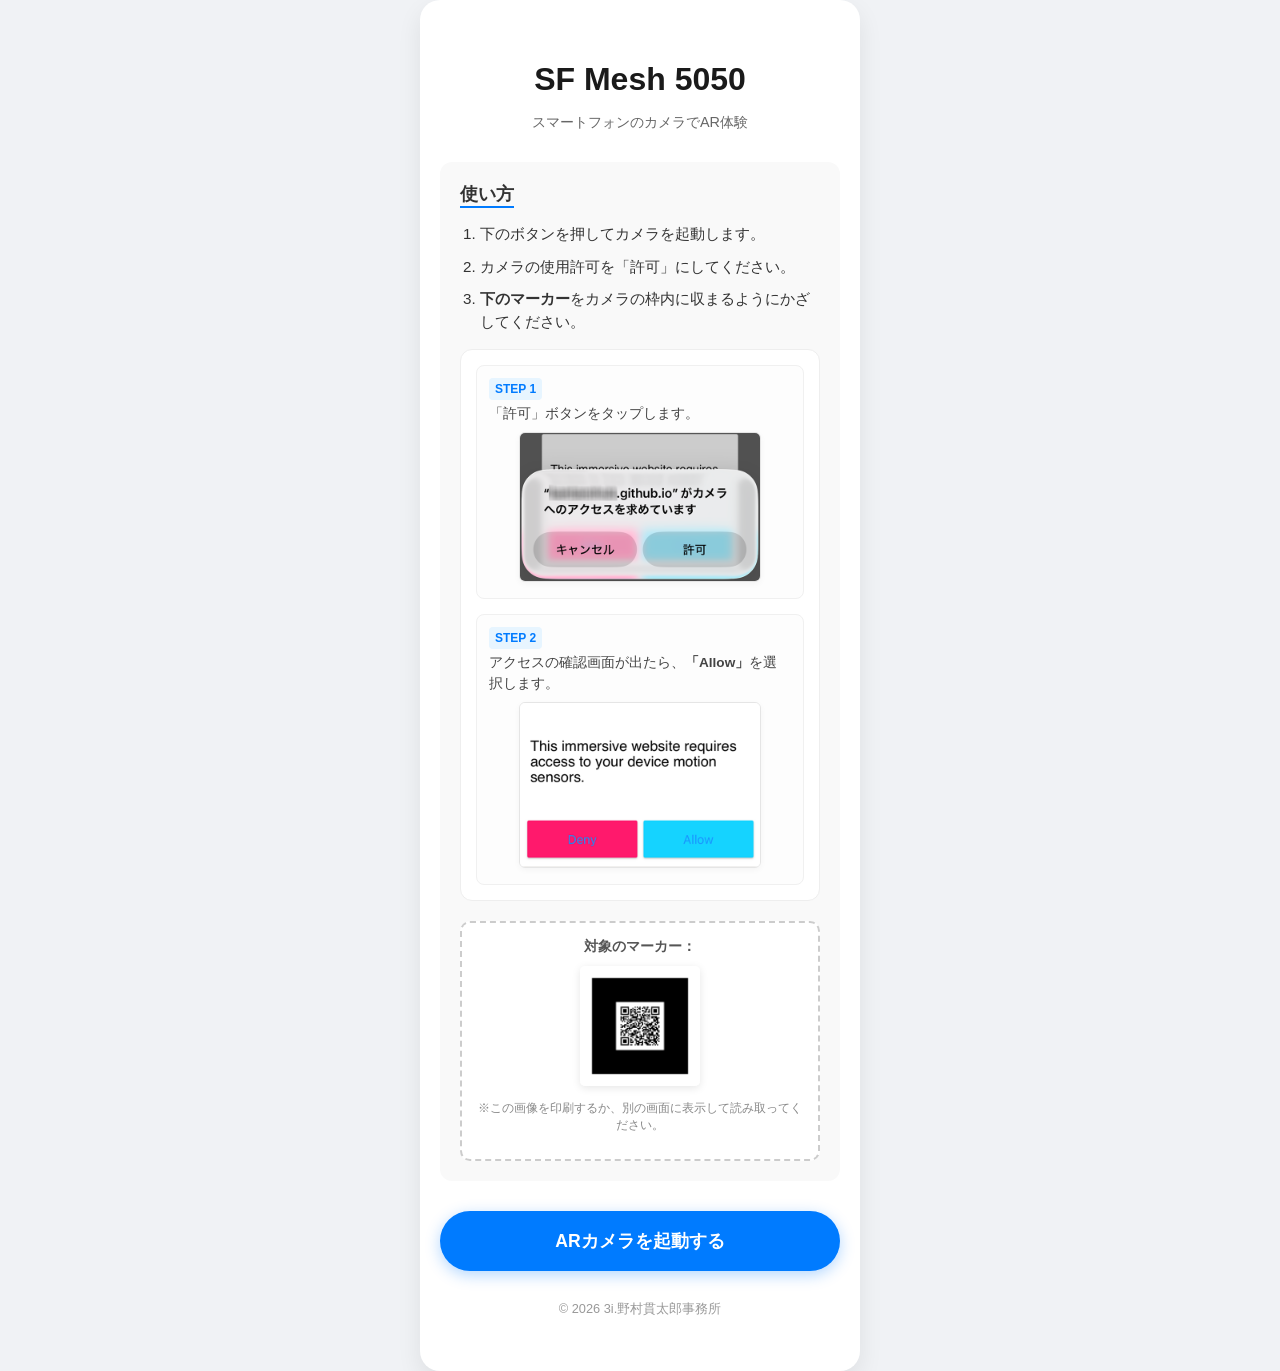
<file: index.html>
<!DOCTYPE html>
<html lang="ja">
<head>
    <meta charset="UTF-8">
    <meta name="viewport" content="width=device-width, initial-scale=1.0">
    <title>SF Mesh5050 - AR体験</title>
    <!-- 外部CSSの読み込み -->
    <link rel="stylesheet" href="style.css">
</head>
<body class="welcome-page">

<div class="container">
    <header>
        <h1 class="product-name">SF Mesh 5050</h1>
        <p class="tagline">スマートフォンのカメラでAR体験</p>
    </header>

    <main>
        <section class="how-to">
            <h3>使い方</h3>
            <ol>
                <li>下のボタンを押してカメラを起動します。</li>
                <li>カメラの使用許可を「許可」にしてください。</li>
                <li><strong>下のマーカー</strong>をカメラの枠内に収まるようにかざしてください。</li>
            </ol>

            <!-- 📷 カメラ起動手順の視覚的ガイド（画像2枚） -->
            <div class="ar-guide-container">
                <div class="ar-steps-flex">
                    
                    <!-- ステップ1 -->
                    <div class="ar-step">
                        <p class="ar-step-text">
                            <span class="highlight-badge">STEP 1</span><br>
                            「許可」ボタンをタップします。
                        </p>
                        <div class="ar-guide-img-wrapper">
                            <!-- ※実際の画像パス（例: images/step1.png）に合わせてください -->
                            <img src="images/IMG_camera-git.PNG" alt="カメラ起動ボタンの確認" class="ar-guide-img">
                        </div>
                    </div>

                    <!-- ステップ2 -->
                    <div class="ar-step">
                        <p class="ar-step-text">
                            <span class="highlight-badge">STEP 2</span><br>
                            アクセスの確認画面が出たら、<strong>「Allow」</strong>を選択します。
                        </p>
                        <div class="ar-guide-img-wrapper">
                            <!-- ※実際の画像パス（例: images/step2.png）に合わせてください -->
                            <img src="images/IMG_camera-ip.PNG" alt="カメラアクセス許可の確認" class="ar-guide-img">
                        </div>
                    </div>

                </div>
            </div>
            <!-- ガイドここまで -->

            <!-- マーカー画像表示エリア -->
            <div class="marker-preview">
                <p>対象のマーカー：</p>
                <img src="images/pattern-qr_sfmesh5050_site.png" alt="ARマーカー" class="marker-img">
                <p class="marker-tip">※この画像を印刷するか、別の画面に表示して読み取ってください。</p>
            </div>
        </section>

        <a href="ar.html" class="start-btn">ARカメラを起動する</a>
    </main>

    <footer>
        <p>&copy; 2026 3i.野村貫太郎事務所</p>
    </footer>
</div>

</body>
</html>
</file>
<file: style.css>
/* 基本設定 */
body {
    margin: 0;
    padding: 0;
    font-family: "Helvetica Neue", Arial, "Hiragino Kaku Gothic ProN", "Hiragino Sans", Meiryo, sans-serif;
    color: #333;
}

/* 💡 案内ページ（index.html）専用のスタイル */
body.welcome-page {
    background-color: #f0f2f5;
    display: flex;
    justify-content: center;
    align-items: center;
    min-height: 100vh;
}

/* コンテナ */
.container {
    width: 90%;
    max-width: 400px;
    background: white;
    padding: 40px 20px;
    border-radius: 20px;
    box-shadow: 0 10px 25px rgba(0,0,0,0.08);
    text-align: center;
}

/* ヘッダー */
.product-name {
    font-size: 2rem;
    margin-bottom: 10px;
    color: #1a1a1a;
}

.tagline {
    font-size: 0.9rem;
    color: #666;
    margin-bottom: 30px;
}

/* 使い方セクション */
.how-to {
    text-align: left;
    background: #f9f9f9;
    padding: 20px;
    border-radius: 12px;
    margin-bottom: 30px;
}

.how-to h3 {
    margin-top: 0;
    font-size: 1.1rem;
    border-bottom: 2px solid #007bff;
    display: inline-block;
    margin-bottom: 15px;
}

.how-to ol {
    padding-left: 20px;
    margin: 0;
}

.how-to li {
    margin-bottom: 10px;
    line-height: 1.5;
    font-size: 0.95rem;
}

/* ボタン */
.start-btn {
    display: block;
    background: #007bff;
    color: white;
    text-decoration: none;
    padding: 18px;
    border-radius: 50px;
    font-weight: bold;
    font-size: 1.1rem;
    transition: all 0.3s ease;
    box-shadow: 0 4px 15px rgba(0, 123, 255, 0.3);
}

.start-btn:hover {
    background: #0056b3;
    transform: translateY(-2px);
    box-shadow: 0 6px 20px rgba(0, 123, 255, 0.4);
}

/* フッター */
footer {
    margin-top: 30px;
    font-size: 0.8rem;
    color: #999;
}

/* マーカー表示エリアのスタイル */
.marker-preview {
    margin-top: 20px;
    text-align: center;
    background: #fff;
    padding: 15px;
    border: 2px dashed #ccc;
    border-radius: 10px;
}

.marker-preview p {
    font-size: 0.85rem;
    margin: 0 0 10px 0;
    color: #555;
    font-weight: bold;
}

.marker-img {
    width: 120px;
    height: auto;
    border-radius: 5px;
    box-shadow: 0 2px 8px rgba(0,0,0,0.1);
}

.marker-tip {
    font-size: 0.75rem !important;
    color: #888 !important;
    margin-top: 10px !important;
    font-weight: normal !important;
}

/* ==========================================================================
   💡 追加：カメラ起動手順（画像2枚）のスタイル
   ========================================================================== */
.ar-guide-container {
    margin-top: 15px;
    background-color: #fff; /* カード内の要素として馴染む白背景 */
    padding: 15px;
    border: 1px solid #eee;
    border-radius: 12px;
}

.ar-steps-flex {
    display: flex;
    flex-direction: column;
    gap: 15px; /* ステップ間の余白 */
}

.ar-step {
    background: #fdfdfd;
    padding: 12px;
    border-radius: 8px;
    border: 1px solid #f0f0f0;
}

.ar-step-text {
    font-size: 0.85rem;
    line-height: 1.5;
    color: #444;
    margin-top: 0;
    margin-bottom: 8px;
    text-align: left;
}

/* ステップ番号のバッジ */
.highlight-badge {
    background-color: #e7f5ff;
    color: #007bff;
    padding: 2px 6px;
    border-radius: 4px;
    font-weight: bold;
    font-size: 0.75rem;
    display: inline-block;
    margin-bottom: 4px;
}

/* 画像エリア */
.ar-guide-img-wrapper {
    text-align: center;
}

.ar-guide-img {
    width: 100%; /* 横幅いっぱいに綺麗にフィット */
    max-width: 240px; /* 大きくなりすぎないように制限 */
    height: auto;
    border-radius: 6px;
    border: 1px solid #e5e5e5;
    box-shadow: 0 2px 6px rgba(0,0,0,0.04);
}
</file>
